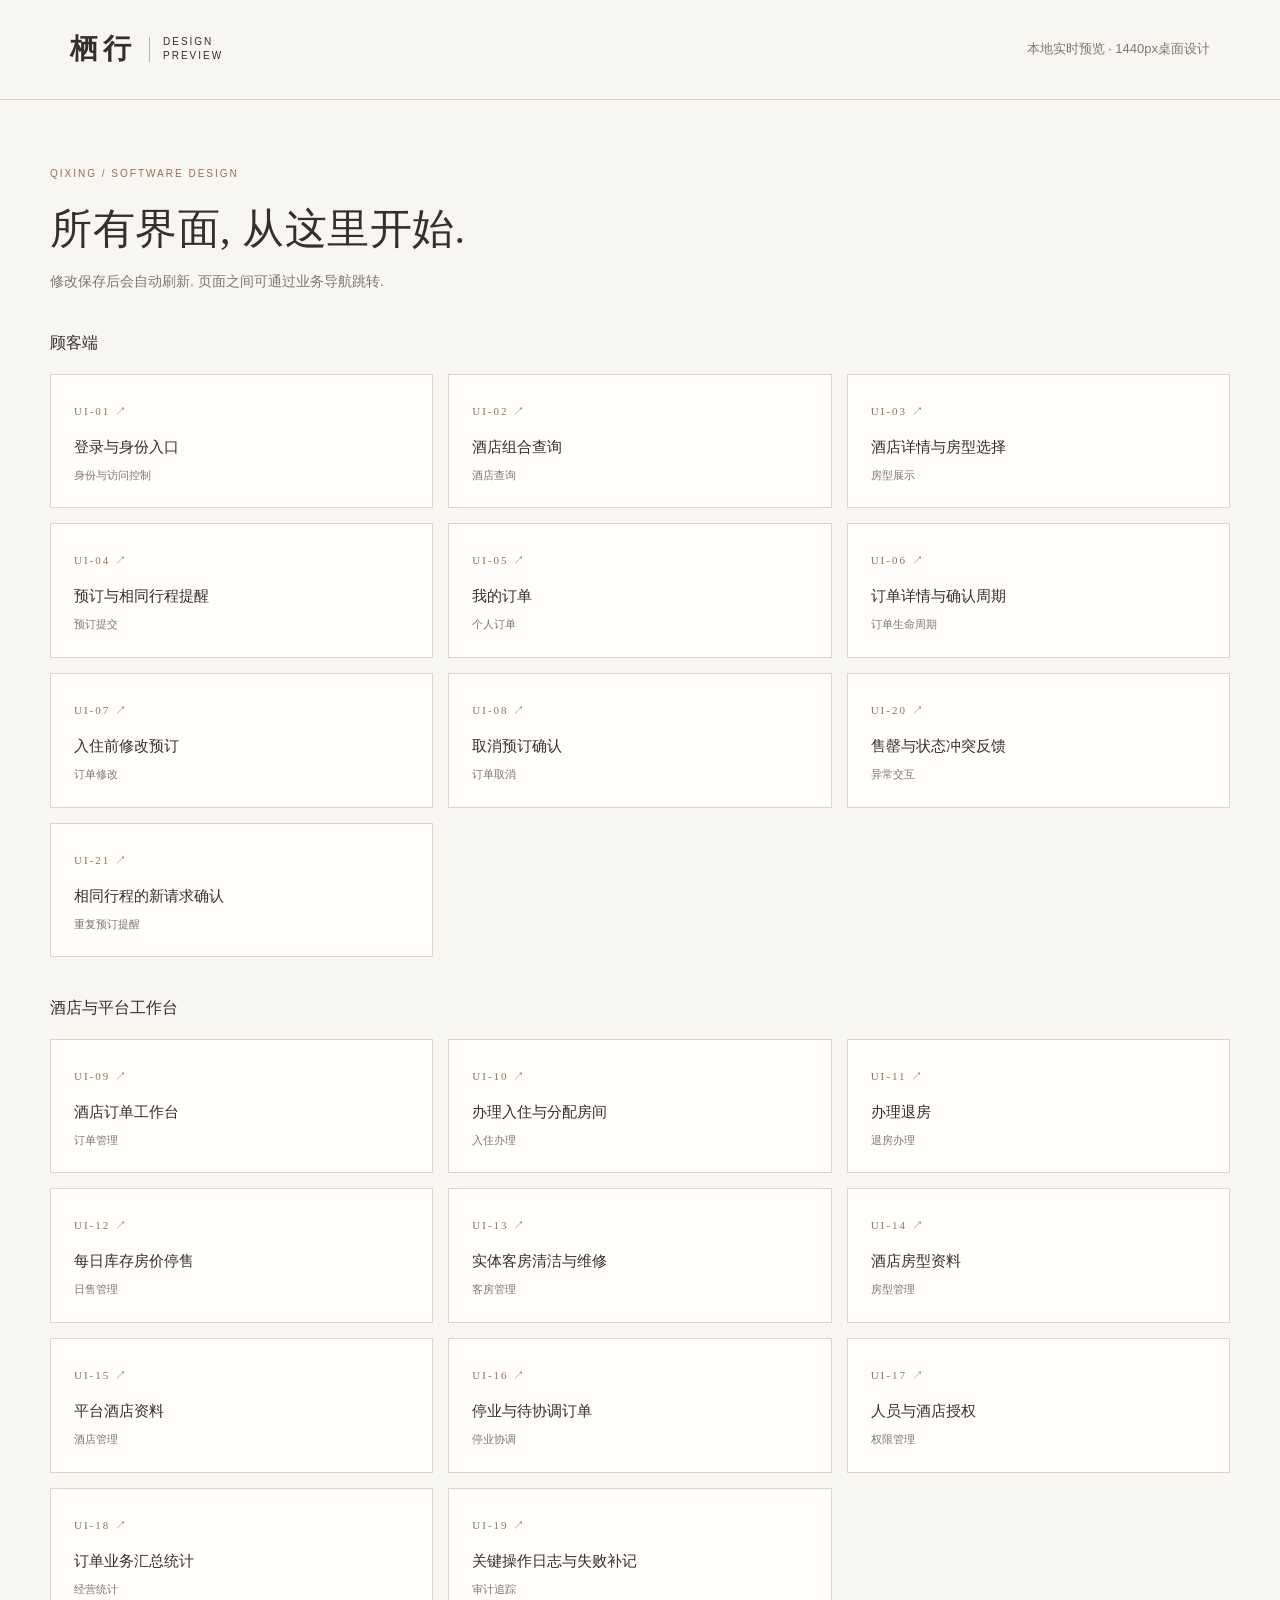
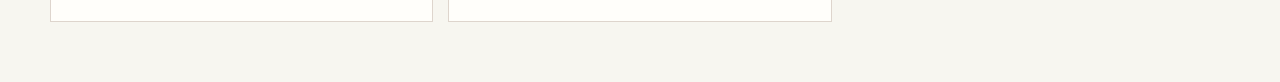
<file: design/index.html>
<!doctype html><html lang="zh-CN"><head><meta charset="utf-8"><title>栖行 · 设计预览</title><meta name="viewport" content="width=device-width,initial-scale=1"><link rel="stylesheet" href="ui.css"><style>main{max-width:1180px;margin:60px auto}.preview-grid{display:grid;grid-template-columns:repeat(3,1fr);gap:15px}.preview-item{background:var(--white);border:1px solid var(--line);padding:23px;transition:background .15s}.preview-item:hover{background:var(--soft)}.preview-item span{font:11px Georgia;color:#9a7051;letter-spacing:2px}.preview-item h3{font-size:15px;font-weight:500;margin:13px 0 8px}.preview-item p{font-size:11px;color:var(--muted);margin:0}.group-title{font-family:var(--font-heading);font-size:16px;font-weight:500;margin:38px 0 18px}</style><script src="screens.js"></script></head><body><header class="top"><a class="brand" href="/">栖行<span class="brand-line"></span><em>DESIGN<br>PREVIEW</em></a><span class="muted small">本地实时预览 · 1440px桌面设计</span></header><main><span class="eyebrow">QIXING / SOFTWARE DESIGN</span><h1 class="title" style="font-size:42px;margin-top:15px">所有界面, 从这里开始.</h1><p class="subtitle">修改保存后会自动刷新. 页面之间可通过业务导航跳转.</p><div id="directory"></div></main><script>Promise.resolve(window.screenCatalog).then(s=>{const groups=[['顾客端',s.filter(x=>Number(x.id.slice(3))<=8||x.id==='UI-20'||x.id==='UI-21')],['酒店与平台工作台',s.filter(x=>Number(x.id.slice(3))>=9&&Number(x.id.slice(3))<=19)]];document.querySelector('#directory').innerHTML=groups.map(([t,rows])=>`<h2 class="group-title">${t}</h2><div class="preview-grid">${rows.map(x=>`<a class="preview-item" href="ui.html?screen=${x.key}${x.query?'&'+x.query:''}"><span>${x.id} ↗</span><h3>${x.name}</h3><p>${x.module}</p></a>`).join('')}</div>`).join('')})</script></body></html>
</file>
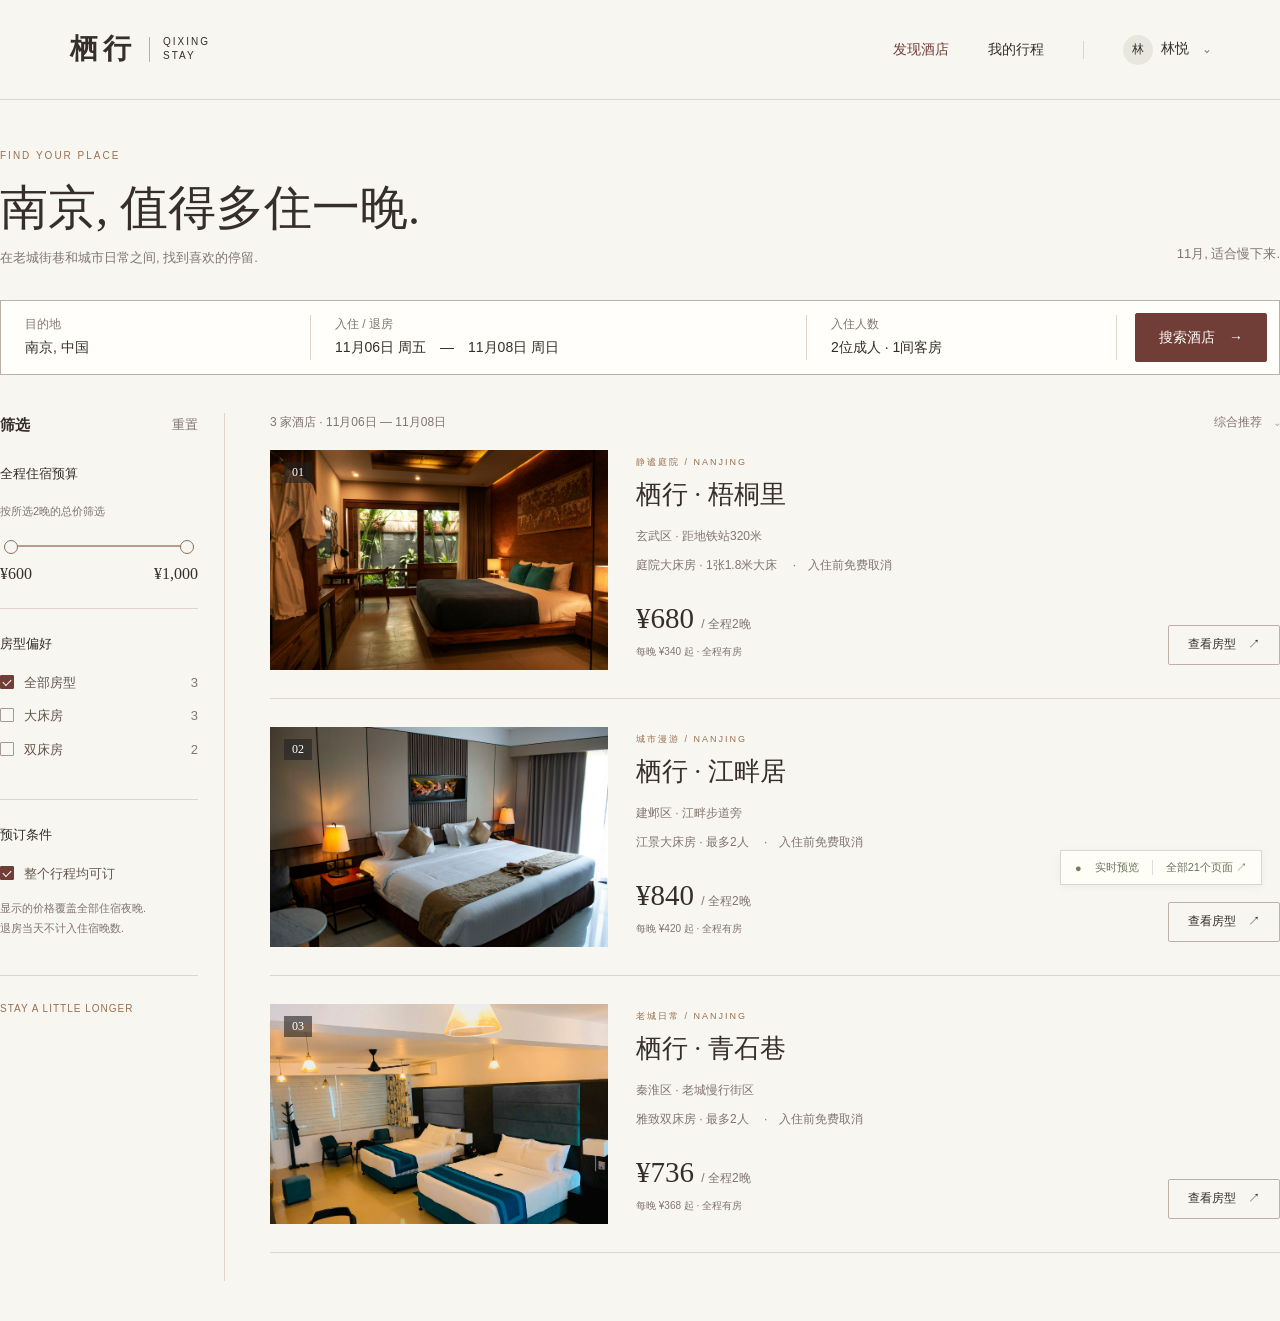
<file: design/ui.html>
<!doctype html><html lang="zh-CN"><head><meta charset="utf-8"><title>栖行 · 酒店预订系统</title><meta name="viewport" content="width=device-width, initial-scale=1"><link rel="stylesheet" href="ui.css"><script src="screens.js"></script></head><body><main id="app"></main><script>
const $=s=>document.querySelector(s);const route=s=>location.href='?screen='+s;
const link=(s,t,c='')=>`<a href="?screen=${s}" class="${c}">${t}</a>`;
const btn=(t,s='search',c='')=>link(s,t,'btn '+c);
const badge=(t,c='')=>`<span class="badge ${c}">${t}</span>`;
const field=(l,v)=>`<div class="field"><label>${l}</label><div class="fake">${v}</div></div>`;
const info=(a,b)=>`<div class="info-line"><span>${a}</span><strong>${b}</strong></div>`;
const notice=(t,c='')=>`<div class="notice ${c}">${t}</div>`;
const art=(variant=0)=>`<div class="hotel-art"><img src="assets/${['hotel-1.jpg','hotel-2.jpg','room-1.jpg','room-2.jpg','room-3.jpg'][variant%5]}" alt="客房设计示意"></div>`;
const heroArt=()=>`<div class="hero-art">${art()}</div>`;
function customerHeader(){const active=new URLSearchParams(location.search).get('screen');return `<header class="top"><a href="?screen=search" class="brand">栖行<span class="brand-line"></span><em>QIXING<br>STAY</em></a><nav class="links">${link('search','发现酒店',!['orders','order','modify','cancel'].includes(active)?'active':'')}${link('orders','我的行程',['orders','order','modify','cancel'].includes(active)?'active':'')}<span class="nav-sep"></span>${link('login','<span class="avatar">林</span>林悦　⌄')}</nav></header>`}
function customer(content){return customerHeader()+`<section class="customer">${content}</section>`}
const nav=[['desk','工作概览'],['desk','订单管理'],['inventory','日历与库存'],['rooms','实体客房'],['roomtypes','房型资料'],['closure','待协调订单'],['stats','业务统计']];
const adminNav=[['hotels','酒店资料'],['access','人员与授权'],['closure','停业与协调'],['stats','全平台统计'],['audit','操作日志']];
function navIcon(i){return `<svg viewBox="0 0 20 20" fill="none" stroke="currentColor" stroke-width="1.2"><rect x="3" y="3" width="14" height="14" rx="2"/>${i%3===0?'<path d="M3 8h14M8 8v9"/>':i%3===1?'<path d="M6 7h8M6 10h8M6 13h5"/>':'<path d="M7 1v4M13 1v4M3 7h14M7 11h1M11 11h1M7 14h1M11 14h1"/>'}</svg>`}function work(content,active='desk',platform=false){return `<div class="admin"><aside class="side"><div class="brand">栖行<span class="brand-line"></span><em>WORK<br>SPACE</em></div><div class="side-hotel"><span>${platform?'平台管理中心':'梧桐里 · 南京'}</span><span>⌄</span></div><div class="side-label">${platform?'平台管理':'酒店业务'}</div>${(platform?adminNav:nav.slice(1)).map(([s,t],i)=>link(s,navIcon(i)+t,active===s?'active':'')).join('')}<div class="bottom"><span class="avatar">${platform?'许':'陈'}</span>${platform?'许经理':'陈晓'}<p>${platform?'平台管理员':'酒店工作人员'} · 在线<br>${link('search','切换到顾客端 ↗')}</p></div></aside><section class="work"><header class="work-top"><span><span class="workspace-switch">${platform?'平台管理':'酒店工作台'}</span>　 /　${({'desk':'订单管理','inventory':'日历与库存','rooms':'实体客房','roomtypes':'房型资料','closure':'停业与协调','stats':'业务统计','access':'人员与授权','audit':'操作日志','hotels':'酒店资料'})[active]||'订单处理'}</span><span>2026年11月06日, 星期五　　◷ 10:20　　<span class="avatar">${platform?'许':'陈'}</span></span></header><div class="work-main">${content}</div></section></div>`}
function table(head,rows){return `<table><thead><tr>${head.map(x=>`<th>${x}</th>`).join('')}</tr></thead><tbody>${rows.map(r=>`<tr>${r.map(x=>`<td>${x}</td>`).join('')}</tr>`).join('')}</tbody></table>`}
const metrics=arr=>`<div class="stats">${arr.map(([t,v,h])=>`<div class="stat"><div class="muted small">${t}</div><div class="val mono">${v}</div><div class="hint">${h}</div></div>`).join('')}</div>`;
const pageHead=(title,sub,action='')=>`<div class="row between"><div><h1 class="title">${title}</h1><p class="subtitle">${sub}</p></div>${action}</div>`;
const summary=()=>`<aside class="panel summary-panel">${art()}<span class="eyebrow">YOUR STAY</span><h2>栖行 · 梧桐里</h2><p class="muted small">庭院大床房 · 1间</p><hr class="divider">${info('入住','11月06日, 周五')}${info('退房','11月08日, 周日')}${info('人数 / 晚数','2位成人 · 2晚')}<hr class="divider">${info('11月06日晚','¥340')}${info('11月07日晚','¥340')}<div class="total"><span class="small">全程金额</span><strong class="price">¥680</strong></div><p class="muted" style="font-size:10px;margin:18px 0 0">按本次提交时的房价保存订单金额.</p></aside>`;
const tabs=(active='全部')=>`<nav class="tabs">${['全部','待确认','已确认','已入住','已完成','已取消'].map(t=>link('orders',t,t===active?'active':'')).join('')}</nav>`;
const screens={};
screens.login=()=>`<div class="login"><section class="login-left"><div class="brand">栖行 <em>QIXING STAY</em></div><h1>每一程,<br>都有安心的落脚处.</h1><p>从一晚的房价, 到整个行程的安排,<br>清楚预订, 从容入住.</p>${heroArt()}</section><section class="login-right"><p class="gold small">WELCOME TO QIXING</p><h1 class="title">欢迎回来</h1><p class="subtitle">登录后查看和管理你的预订.</p><div class="tabs"><a class="active">顾客登录</a><a>酒店工作人员</a><a>平台管理员</a></div>${field('邮箱','linyue@example.com')}${field('密码','••••••••••••')}<div class="row between small muted"><span>☑ 记住此设备</span><a>忘记密码?</a></div><div style="margin-top:27px">${btn('登录并继续','search','wide')}</div><p class="small muted" style="text-align:center">还没有账号? <a class="action">注册顾客账号</a></p><hr class="divider"><p class="muted small">工作人员和管理员使用已分配的账号登录.</p></section></div>`;
screens.search=()=>customer(`<div class="hero"><p class="gold small">A STAY TO REMEMBER</p><h1>在南京, 找一处喜欢的停留.</h1><p>按整个住宿区间查看可订房型, 行程安排更清楚.</p>${heroArt()}</div><div class="searchbar">${field('目的地','南京')}${field('入住 / 退房','2026-11-06　→　2026-11-08')}${field('入住人数','2位成人 · 每单1间')}${btn('搜索酒店','search')}</div><div class="row">${['全部房型','大床房','双床房','¥600–¥1000 / 全程','可预订'].map((t,i)=>`<span class="pill ${i===0?'on':''}">${t}</span>`).join('')}</div><div class="list-head"><strong>为你找到 3 家可订酒店</strong><span class="muted small">按所选2晚总价筛选 · 综合推荐　⌄</span></div>${[['栖行 · 梧桐里','玄武区 · 距地铁站320米','安静庭院 / 近城墙 / 可取消','340'],['栖行 · 江畔居','建邺区 · 江边步道旁','江景房型 / 宽敞客房 / 可取消','420'],['栖行 · 青石巷','秦淮区 · 老城慢行街区','古城风貌 / 步行友好 / 可取消','368']].map((r,i)=>`<article class="hotel-card">${art(i%2)}<div class="hotel-info"><h2>${r[0]}</h2>${badge('全程有房')}<p>${r[1]}</p><p>${r[2]}</p><p>11月06日–11月08日 · 2晚 · 2人</p></div><div class="hotel-price"><div><div class="price">¥${Number(r[3])*2}<small> / 全程2晚</small></div><div class="small muted">每晚 ¥${r[3]} 起</div></div>${btn('查看房型','hotel','secondary')}</div></article>`).join('')}`);
screens.hotel=()=>customer(`<div class="crumb">南京酒店 / 栖行 · 梧桐里</div><div class="row between"><div><h1 class="title">栖行 · 梧桐里</h1><p class="subtitle">南京市玄武区梧桐路18号　 ·　近地铁 / 安静庭院</p></div><span class="pill">2026-11-06 → 11-08 · 2晚 · 2人</span></div><div class="detail-hero">${art()}${art(1)}</div><div class="panel"><div class="row between"><h2 class="section">选择适合你的房型</h2><span class="small muted">价格按所选日期展示</span></div>${[['庭院大床房','1张1.8米大床 · 最多2人','340','全程余1间'],['雅致双床房','2张1.2米单床 · 最多2人','380','全程余3间']].map(r=>`<div class="room-row"><div><h3>${r[0]}</h3><span class="muted small">${r[1]}</span></div><div><span class="badge">入住前可取消 · 费用0</span><p class="small muted">独立卫浴 / 无烟客房</p></div><div><span class="price">¥${Number(r[2])*2}<small> / 全程2晚</small></span><p class="small gold">${r[3]}</p></div>${btn('预订','booking')}</div>`).join('')}</div>${notice('可订结果覆盖入住日到退房前一天. 提交时会再次检查每晚库存与停售状态.')}`);
screens.booking=()=>customer(`<div class="crumb">酒店详情 / 填写预订</div><h1 class="title">确认你的入住安排</h1><div class="steps"><span class="active"><i>1</i>填写预订</span><span>──</span><span><i>2</i>酒店确认</span><span>──</span><span><i>3</i>到店入住</span></div><div class="split"><div><section class="panel"><h2 class="section">入住人信息</h2><div class="form-grid">${field('入住人姓名 *','林悦')}${field('联系邮箱 *','linyue@example.com')}</div><p class="small muted">请核对入住人, 以便到店办理入住.</p><hr class="divider"><h2 class="section">预订政策</h2>${info('确认方式','酒店工作人员确认')}${info('等待期限','本次提交成功后30分钟')}${info('取消政策','实际办理入住前可取消, 费用0')}${new URLSearchParams(location.search).get("variant")==="duplicate"?`<div class="notice amber"><strong>发现相同行程</strong><br>你已有一笔相同酒店、房型及日期的预订. 如果确实需要第二间房, 可以继续创建; 原订单不会被覆盖.<p><a class="action" href="?screen=order">查看已有订单 QX261102009 →</a></p></div><label class="small">☑ 我已核对行程, 确认需要继续预订.</label>`:""}</section><div class="footer-actions">${btn('返回修改','hotel','secondary')}${btn(new URLSearchParams(location.search).get('variant')==='duplicate'?'确认继续创建新订单':'提交预订','order')}</div></div>${summary()}</div>`);
screens.orders=()=>customer(`${pageHead('我的订单','每段行程, 都在这里.')} ${tabs()}${[['QX261106001','栖行 · 梧桐里','11月06日 → 11月08日','待确认','680','amber'],['QX261102018','栖行 · 江畔居','11月12日 → 11月14日','已确认','840',''],['QX261028009','栖行 · 青石巷','10月28日 → 10月30日','已完成','736','gray']].map((r,i)=>`<section class="panel" style="margin-bottom:20px"><div class="row between"><span class="muted small">订单 ${r[0]}</span>${badge(r[3],r[5])}</div><hr class="divider"><div class="row">${art(i%2)}<div class="grow"><h2 class="section">${r[1]}</h2><p>${r[2]}　2晚 · 1间</p><p class="muted small">${i===0?'等待酒店确认 · 剩余 29:59':'庭院大床房 · 林悦'}</p></div><div style="text-align:right"><div class="price">¥${r[4]}</div><p>${btn('查看订单','order','secondary')}</p></div></div></section>`).join('')}`);
screens.order=()=>customer(`<div class="crumb">我的订单 / QX261106001</div><div class="split"><div><div class="panel"><div class="row between"><div><h1 class="title">预订已提交, 等待酒店确认</h1><p class="muted">订单 QX261106001</p></div>${badge('待确认','amber')}</div><div class="notice"><strong>本轮确认剩余 29:59</strong><br>超过30分钟仍未确认, 订单会自动取消并释放名额.</div><div class="timeline"><div class="on">提交成功<span>11月06日 10:20</span></div><div>酒店确认<span>等待处理</span></div><div>到店入住<span>11月06日</span></div><div>退房完成<span>11月08日</span></div></div></div><div class="panel"><h2 class="section">订单信息</h2>${info('入住人','林悦')}${info('联系邮箱','linyue@example.com')}${info('创建时间','2026-11-06 10:20:00')}${info('当前确认周期','2026-11-06 10:20:00 起')}<hr class="divider"><div class="row between"><span class="small muted">实际办理入住前可修改或取消.</span><div>${btn('修改预订','modify','secondary')} ${btn('取消订单','cancel','secondary')}</div></div></div><div class="notice amber">如果网络中断后重复提交, 请先查看本订单. 同一次提交不会产生第二笔订单.</div></div>${summary()}</div>`);
screens.modify=()=>customer(`<div class="crumb">我的订单 / 修改预订</div>${pageHead('调整行程','订单 QX261106001 · 当前状态: 已确认')}<div class="split"><div><div class="panel"><h2 class="section">新的入住安排</h2><div class="form-grid">${field('入住日期 *','2026-11-07')}${field('退房日期 *','2026-11-09')}${field('房型 *','庭院大床房')}${field('入住人 *','林悦')}</div><hr class="divider"><h2 class="section">修改前后对照</h2>${table(['','原预订','新预订'],[['入住 / 退房','11月06日 / 11月08日','11月07日 / 11月09日'],['住宿晚数','2晚','2晚'],['保存金额','¥680','¥740'],['订单状态','已确认','重新进入待确认']])}${notice('修改成功后, 酒店需重新确认, 从本次修改成功时重新计时30分钟. 修改失败则保留原订单和原行程.','amber')}</div><div class="footer-actions">${btn('保留原预订','order','secondary')}${btn('确认修改 · ¥740','order')}</div></div><div class="panel"><h2 class="section">新行程费用</h2>${info('11月07日晚','¥360')}${info('11月08日晚','¥380')}<div class="total"><span>新订单金额</span><span class="price">¥740</span></div><p class="small muted">改期或换房型按修改时房价重新计价.</p><hr class="divider"><p class="callout">整段行程都校验成功后才替换原预订, 不会只改成功其中一晚.</p></div></div>`);
screens.cancel=()=>customer(`<div class="crumb">我的订单 / 取消预订</div><div class="modal"><span class="badge amber">请确认</span><h1 style="margin-top:17px">确定取消这次预订?</h1><p class="muted">取消后原订单将保留, 但不能恢复. 如需再次入住, 请重新预订.</p><hr class="divider">${info('酒店 / 房型','栖行 · 梧桐里 / 庭院大床房')}${info('住宿日期','11月06日 → 11月08日 · 2晚')}${info('当前状态','已确认')}${info('取消费用','¥0')}<div class="notice">尚未实际办理入住, 本订单可以取消. 各晚占用将一并释放.</div><div class="footer-actions">${btn('保留预订','order','secondary')}${btn('确认取消','orders')}</div><p class="small muted" style="margin-top:24px">若酒店已完成入住办理, 将无法取消, 请联系前台处理后续住宿安排.</p></div>`);
screens.desk=()=>work(`${pageHead('订单管理','仅显示你获授权酒店的订单.',btn('办理入住','checkin'))}${metrics([['待确认','12','2笔临近确认期限'],['今日计划入住','18','已办理 11 笔'],['当前入住','32','以实际入住状态统计'],['待协调','3','临时停业相关']])}<div class="panel"><div class="filters">${field('下单日期','2026-11-06 → 11-06')}${field('当前状态','全部状态')}${field('订单 / 入住人','搜索订单号或姓名')}${btn('查询','desk','secondary')}</div>${table(['订单号 / 入住人','住宿日期','保存金额','当前状态','确认期限','操作'],[['QX261106001<br><span class="muted">林悦</span>','11/06 → 11/08','¥680',badge('待确认','amber'),'剩余 29:59',`<a class="action" href="?screen=order">查看</a>　<a class="action">确认</a>`],['QX261106002<br><span class="muted">周远</span>','11/06 → 11/08','¥680',badge('已确认'),'-',link('checkin','办理入住','action')],['QX261106003<br><span class="muted">陈琳</span>','11/06 → 11/07','¥380',badge('已入住'),'-',link('checkout','办理退房','action')],['QX261106004<br><span class="muted">李晴</span>','11/06 → 11/08','¥680',badge('已取消','gray'),'已超时',`<span class="muted">查看记录</span>`]])}<div class="range-label">筛选按订单首次创建日期和当前状态计算, 改期不改变原创建日期.</div></div>`,'desk');
screens.checkin=()=>work(`${pageHead('办理入住','订单 QX261106002 · 当前状态: 已确认')}<div class="split" style="grid-template-columns:1fr 330px"><div class="panel"><h2 class="section">选择可用客房</h2><div class="notice">仅可分配所属酒店、匹配房型且当前空闲的实体客房.</div><div class="room-board" style="grid-template-columns:repeat(3,1fr)">${[['301','空闲','free'],['302','待清洁','clean'],['303','维修中','repair'],['305','空闲','free'],['306','已入住','used'],['307','空闲','free']].map(r=>`<div class="room-tile ${r[2]}"><strong>${r[0]}</strong><p>庭院大床房</p>${badge(r[1],r[2]==='free'?'':'gray')}</div>`).join('')}</div><div class="footer-actions"><span class="muted small">已选择 301 房</span>${btn('确认办理入住','rooms')}</div></div><div class="panel"><h2 class="section">核对订单</h2>${info('入住人','周远')}${info('房型','庭院大床房')}${info('入住 / 退房','11月06日 / 11月08日')}${info('分配房间','301')}<hr class="divider"><p class="small muted">办理成功后订单变为已入住, 客房变为已入住. 此后顾客不能再普通修改或取消.</p></div></div>`,'desk');
screens.checkout=()=>work(`${pageHead('办理退房','订单 QX261106003 · 当前状态: 已入住')}<div class="panel"><div class="grid2"><div><h2 class="section">核对住宿记录</h2>${info('入住人','陈琳')}${info('实体客房','306 · 雅致双床房')}${info('实际入住','2026-11-06 09:30')}${info('保存金额','¥380')}</div><div><h2 class="section">退房后的状态</h2><div class="notice"><strong>订单 → 已完成</strong><br>保留订单及成交金额, 纳入已完成订单统计.</div><div class="notice amber"><strong>306 房 → 待清洁</strong><br>完成清洁后才能恢复空闲, 本次退房不会直接让房间可分配.</div></div></div><hr class="divider"><div class="footer-actions">${btn('返回订单','desk','secondary')}${btn('确认退房并标记待清洁','rooms')}</div></div>`,'desk');
screens.inventory=()=>work(`${pageHead('每日库存与房价','庭院大床房 · 按住宿日维护, 原订单价格不随日常调价变化.',btn('批量维护','inventory'))}<div class="panel"><div class="row between"><h2 class="section">2026年11月</h2><span class="small muted">房型: 庭院大床房　⌄</span></div>${table(['住宿日','库存总量','已占用','可售余量','当日价格','售卖状态','操作'],[['11月06日 周五','10','8','2','¥340',badge('在售'),'<span class="action">维护</span>'],['11月07日 周六','10','9','1','¥360',badge('在售'),'<span class="action">维护</span>'],['11月08日 周日','10','6','4','¥380',badge('在售'),'<span class="action">维护</span>'],['11月09日 周一','10','4','6','¥320',badge('停售','amber'),'<span class="action">维护</span>'],['11月10日 周二','10','3','7','¥320',badge('在售'),'<span class="action">维护</span>']])}</div><div class="panel"><h2 class="section">维护11月07日</h2><div class="form-grid">${field('库存总量 *','8')}${field('当日价格 *','¥360')}</div>${notice('无法保存: 当日已有9间被有效订单占用, 库存总量至少应为9间. 原数据尚未修改.','red')}<div class="row between"><label class="small">☐ 将该日设为停售</label><button disabled>保存变更</button></div></div>`,'inventory');
screens.rooms=()=>work(`${pageHead('实体客房','房间状态和房型日库存分别管理, 维修变更需核对受影响日期.',btn('登记维修','rooms'))}<div class="row small" style="margin:22px 0"><span class="pill on">全部 24</span><span class="pill">空闲 8</span><span class="pill">已入住 12</span><span class="pill">待清洁 3</span><span class="pill">维修中 1</span></div><div class="room-board">${[['301','已入住','used'],['302','待清洁','clean'],['303','维修中','repair'],['305','空闲','free'],['306','待清洁','clean'],['307','空闲','free'],['308','已入住','used'],['309','已入住','used']].map(r=>`<div class="room-tile ${r[2]}"><div class="row between"><strong>${r[0]}</strong>${badge(r[1],r[2]==='repair'?'red':r[2]==='clean'?'amber':'')}</div><p>${r[0]==="306"?"雅致双床房":"庭院大床房"} · 3层</p>${r[2]==='clean'?'<a class="action">确认清洁完成</a>':r[2]==='repair'?'<a class="action">查看维修日期</a>':'<span class="small muted">查看房间记录</span>'}</div>`).join('')}</div><div class="panel" style="margin-top:22px"><h2 class="section">303 房维修计划</h2><div class="row"><span class="pill">11月06日 → 11月08日</span><span class="muted small">对应日期的可售库存需同步维护.</span></div>${notice('供应减少与已有占用冲突时保留原订单, 不强行降低库存总量. 请先协调受影响安排.','amber')}<div class="footer-actions"><button class="secondary">维修结束并确认可用</button></div></div>`,'rooms');
screens.roomtypes=()=>work(`${pageHead('房型资料','维护当前酒店的房型与实体客房归属.',btn('新增房型','roomtypes'))}<div class="panel">${table(['房型','床型 / 人数','实体客房','日售维护','操作'],[['庭院大床房','1张大床 / 最多2人','12间',link('inventory','日库存与房价','action'),'<span class="action">编辑</span>'],['雅致双床房','2张单床 / 最多2人','12间',link('inventory','日库存与房价','action'),'<span class="action">编辑</span>']])}</div><div class="panel"><h2 class="section">编辑房型 · 庭院大床房</h2><div class="form-grid">${field('所属酒店','栖行 · 梧桐里')}${field('房型名称 *','庭院大床房')}${field('床型说明','1张1.8米大床')}${field('最大入住人数 *','2人')}</div>${field('房型简介','面向庭院的安静客房, 独立卫浴, 无烟环境.')}<div class="footer-actions"><button class="secondary">放弃修改</button><button>保存房型</button></div></div>`,'roomtypes');
screens.hotels=()=>work(`${pageHead('酒店资料','平台酒店名录与营业状态, 房型由获授权酒店工作人员维护.',btn('登记酒店','hotels'))}<div class="panel"><div class="filters">${field('城市','南京')}${field('营业状态','全部')}${field('酒店名称','搜索酒店')}${btn('查询','hotels','secondary')}</div>${table(['酒店编号 / 名称','城市 / 地址','房型','营业状态','操作'],[['H001<br>栖行 · 梧桐里','南京 / 玄武区梧桐路18号','2种',badge('正常营业'),'<span class="action">编辑资料</span>'],['H002<br>栖行 · 江畔居','南京 / 建邺区江畔路8号','3种',badge('正常营业'),'<span class="action">编辑资料</span>'],['H003<br>栖行 · 青石巷','南京 / 秦淮区青石巷6号','2种',badge('临时停业','amber'),link('closure','查看待协调订单','action')]])}</div><div class="panel"><h2 class="section">酒店资料</h2><div class="form-grid">${field('酒店名称 *','栖行 · 梧桐里')}${field('城市 *','南京')}${field('地址 *','玄武区梧桐路18号')}${field('联系电话','025-0000-0000')}</div><div class="footer-actions"><button>保存酒店资料</button></div></div>`,'hotels',true);
screens.closure=()=>work(`${pageHead('临时停业与待协调订单','原订单状态保持不变, 待协调是单独标记.')}<div class="panel"><div class="row between"><div><h2 class="section">栖行 · 青石巷</h2><span class="muted small">酒店已临时停业, 暂停接受新订单.</span></div>${badge('临时停业','amber')}</div>${notice('当前有3笔未完成订单需要协调. 原订单和价格保留, 不会自动删除或取消.','amber')}</div><div class="panel">${table(['订单 / 入住人','住宿日期','订单状态','协调标记','操作'],[['QX261105017 / 赵宁','11/07 → 11/09',badge('已确认'),badge('待协调','amber'),'<span class="action">查看并登记处理</span>'],['QX261106023 / 王珂','11/08 → 11/10',badge('待确认','amber'),badge('待协调','amber'),'<span class="action">查看并登记处理</span>'],['QX261104012 / 李明','11/06 → 11/08',badge('已入住'),badge('待协调','amber'),'<span class="action">查看并登记处理</span>']])}<hr class="divider"><p class="small muted">待确认订单仍按当前30分钟确认周期处理. 协调标记不会暂停计时, 也不会覆盖订单状态.</p></div>`,'closure',true);
screens.access=()=>work(`${pageHead('人员与酒店授权','按角色和酒店范围授予权限, 每次受保护操作重新检查.',btn('配置授权','access'))}<div class="panel">${table(['人员','角色','授权酒店','状态','操作'],[['陈晓<br><span class="muted">staff-01</span>','酒店工作人员','梧桐里',badge('有效'),'<span class="action">调整授权</span>'],['许经理<br><span class="muted">admin-01</span>','平台管理员','平台级',badge('有效'),'<span class="action">查看权限</span>'],['周宁<br><span class="muted">staff-02</span>','酒店工作人员','江畔居',badge('有效'),'<span class="action">调整授权</span>']])}</div><div class="panel"><h2 class="section">配置陈晓的酒店范围</h2><p class="muted small">角色: 酒店工作人员</p><div class="row"><span class="pill on">☑ 梧桐里</span><span class="pill">☐ 江畔居</span><span class="pill">☐ 青石巷</span></div><hr class="divider"><p class="callout">工作人员只可处理授权酒店的数据. 变更会留下修改前后范围与操作结果, 顾客不能访问此页面.</p><div class="footer-actions"><button class="secondary">取消</button><button>保存授权</button></div></div>`,'access',true);
screens.stats=()=>work(`${pageHead('订单业务统计','按订单首次创建日期选取同一批订单, 再按当前状态汇总.')}<div class="panel"><div class="filters">${field('统计酒店','全部酒店')}${field('下单日期','2026-11-06 → 2026-11-06')}${btn('更新统计','stats')}</div><p class="small muted">日期均为UTC+8自然日, 含起止日. 改期不改变订单首次创建日期.</p></div>${metrics([['订单总数','128','按所选下单日期'],['当前已取消','16','包含超时取消'],['当前已完成金额','¥23,460','仅合计已完成订单保存金额'],['当前已完成','62','辅助核对金额明细']])}<div class="grid2"><div class="panel"><h2 class="section">各酒店订单数量</h2>${[['梧桐里',58,100],['江畔居',43,74],['青石巷',27,47]].map(r=>`<div class="row between small"><span>${r[0]}</span><strong>${r[1]}笔</strong></div><div class="bar"><div style="width:${r[2]}%"></div></div>`).join('')}</div><div class="panel"><h2 class="section">金额统计口径</h2>${info('纳入','本批订单当前已完成')}${info('金额','订单保存的成交金额')}${info('排除','已取消及其他未完成订单')}<hr class="divider"><p class="small muted">入住或完成日期在范围内, 但创建日期在范围外的订单不纳入. 此处不是收款或资金结算报表.</p></div></div>`,'stats',true);
screens.audit=()=>work(`${pageHead('关键操作日志','成功变更、失败尝试与补记结果均可追溯.')}<div class="panel"><div class="filters">${field('操作时间','11/06 00:00 → 11/07 00:00(不含)')}${field('操作对象','全部对象')}${field('结果','全部')}${btn('查询日志','audit','secondary')}</div>${table(['时间 / 操作人','对象','动作','结果','详情'],[['10:32:15 / 陈晓','库存: 大床房 · 11/07','总量 10 → 8',badge('拒绝','red'),'<span class="action">查看前后内容</span>'],['10:31:09 / 陈晓','订单 QX261106002','已确认 → 已入住',badge('成功'),'<span class="action">查看前后内容</span>'],['10:30:01 / 系统','订单 QX261106004','待确认 → 已取消',badge('超时取消','gray'),'<span class="action">查看版本与期限</span>'],['10:29:48 / 许经理','人员 staff-01','酒店授权变更',badge('成功'),'<span class="action">查看授权范围</span>']])}</div><div class="panel"><h2 class="section">失败尝试详情</h2>${info('操作对象','大床房 · 2026-11-07')}${info('提交的总量','8')}${info('实际变更前 / 后','10 / 10')}${info('拒绝原因','低于当日已占用数量9')}<div class="notice amber">1条失败记录等待补记. 业务已拒绝且未改变库存; 日志存储恢复后会补记一次.</div></div>`,'audit',true);
screens.conflict=()=>customer(`<div class="crumb">提交预订 / 库存已变化</div><div class="split"><div><div class="panel empty"><div class="icon-box">⌂</div><h1 class="title">这段行程暂时没有房了</h1><p class="muted">11月07日晚的庭院大床房刚刚订满.<br>本次预订未成功, 其他日期也没有被占用.</p><div style="margin:25px 0">${btn('换一个房型','hotel')}　${btn('调整住宿日期','search','secondary')}</div></div><div class="state-grid" style="margin-top:20px"><div class="panel"><h2 class="section">没有符合条件的酒店</h2><p class="muted small">可减少筛选条件或更换日期. 不将缺少某一晚库存的房型显示为可订.</p>${btn('重新搜索','search','secondary')}</div><div class="panel"><h2 class="section">订单当前不能取消</h2><p class="muted small">酒店刚刚完成了入住办理, 取消未生效. 当前状态: 已入住.</p>${btn('查看最新订单','order','secondary')}</div><div class="panel"><h2 class="section">无法访问这笔订单</h2><p class="muted small">你没有查看此订单的权限. 页面不展示入住人、联系方式或其他订单信息.</p>${btn('返回我的订单','orders','secondary')}</div></div></div>${summary()}</div>`);
</script><script src="redesign.js"></script><script>
const key=new URLSearchParams(location.search).get('screen')||'search';document.getElementById('app').innerHTML=(screens[key]||screens.search)();document.documentElement.dataset.screen=key;if(key==='board'){document.body.style.width='1440px';document.getElementById('app').innerHTML='<div id="design-board"></div>';Promise.resolve(window.screenCatalog).then(all=>{document.getElementById('design-board').innerHTML=all.map(x=>{const old=history.state;history.replaceState(null,'','?screen='+x.key+(x.query?'&'+x.query:'')+'&capture=1'+location.hash);const html=screens[x.key]();return '<section class="capture-screen" id="'+x.id+'" style="width:1440px;min-height:1000px;position:relative;overflow:hidden;margin-bottom:100px;background:#f7f6f0">'+html+'</section>'}).join('');history.replaceState(null,'','?screen=board&capture=1'+location.hash)})}document.getElementById('app').innerHTML=document.getElementById('app').innerHTML.replaceAll('☑','<svg width="16" height="16" viewBox="0 0 16 16" style="vertical-align:middle;margin-right:6px"><rect x="1" y="1" width="14" height="14" rx="3" fill="var(--primary)"/><path d="M4 8l3 3 5-6" stroke="white" fill="none" stroke-width="1.5"/></svg>').replaceAll('☐','<svg width="16" height="16" viewBox="0 0 16 16" style="vertical-align:middle;margin-right:6px"><rect x="1" y="1" width="14" height="14" rx="3" fill="white" stroke="#b59e8f"/></svg>');
</script><script src="preview.js"></script></body></html>
</file>
<file: design/ui.css>
:root{--ink:#352e2b;--primary:#713e37;--muted:#82756f;--line:#ded5cd;--bg:#f7f6f0;--white:#fffefa;--gold:#9a7051;--soft:#f1e8e3;--amber:#f7efdd;--red:#aa403e;--font-body:"Noto Sans SC","Microsoft YaHei",sans-serif;--font-heading:"Noto Serif CJK SC",serif}
*{box-sizing:border-box}body{margin:0;color:var(--ink);background:var(--bg);font:15px/1.6 var(--font-body)}a{color:inherit;text-decoration:none}button,input,select{font:inherit}button,a.btn{cursor:pointer;border:1px solid var(--primary);border-radius:2px;padding:12px 23px;background:var(--primary);color:#fffefa;font-size:14px;font-weight:500;display:inline-block;white-space:nowrap}button.secondary,a.secondary{background:transparent;color:var(--ink);border:1px solid #bdb0a6}button.danger{background:var(--red)}button:disabled{background:#e9e1da;color:#94857d;border-color:#e9e1da;cursor:default}.small{font-size:13px}.muted{color:var(--muted)}.mono{font-variant-numeric:tabular-nums}.serif{font-family:var(--font-heading);font-weight:500}.brand{font-family:var(--font-heading);font-size:28px;letter-spacing:5px;font-weight:650;display:flex;align-items:center;gap:13px}.brand em{font-family:var(--font-body);font-size:10px;font-style:normal;letter-spacing:2px;line-height:1.45;font-weight:500}.brand-line{width:1px;height:25px;background:currentColor;opacity:.35}.top{height:100px;border-bottom:1px solid var(--line);display:flex;align-items:center;justify-content:space-between;padding:0 70px;background:var(--bg)}.links{display:flex;align-items:center;gap:39px;font-size:14px}.links .active{color:var(--primary)}.links .nav-sep{height:18px;width:1px;background:var(--line)}.avatar{display:inline-flex;width:30px;height:30px;align-items:center;justify-content:center;background:#e8e7de;border-radius:50%;font-size:12px;margin-right:8px}.customer{max-width:1300px;margin:32px auto 0;padding-bottom:40px}.crumb{font-size:12px;color:var(--muted);margin-bottom:26px}.row{display:flex;gap:22px;align-items:center}.between{justify-content:space-between}.grow{flex:1}.grid2{display:grid;grid-template-columns:1fr 1fr;gap:30px}.split{display:grid;grid-template-columns:minmax(0,1fr) 350px;gap:50px;align-items:start}.panel{background:var(--white);border:1px solid var(--line);border-radius:0;padding:28px}.panel+.panel{margin-top:24px}.title{font-family:var(--font-heading);font-size:34px;font-weight:500;line-height:1.45;letter-spacing:.5px;margin:0 0 10px}.subtitle{color:var(--muted);font-size:14px;margin:0 0 28px}.section{font-size:18px;font-weight:550;margin:0 0 20px}.badge{font-size:11px;font-weight:500;background:#f1e6e1;color:#713e37;padding:3px 8px;border-radius:2px;white-space:nowrap;display:inline-block}.badge.amber{background:var(--amber);color:#946a2d}.badge.red{background:#f7e7e3;color:#a14f45}.badge.gray{background:#efefe9;color:#82756f}.price{font-family:Georgia,'Noto Serif CJK SC',serif;font-size:33px;font-weight:500;color:var(--ink);line-height:1.2;white-space:nowrap}.price small{font-family:var(--font-body);font-size:12px;color:var(--muted);font-weight:400}.gold{color:var(--gold)}.field{margin-bottom:20px}.field label{display:block;font-size:12px;color:#82756f;margin-bottom:8px}.field input,.field select,.field .fake{width:100%;padding:12px 14px;border:1px solid #d4c6bd;border-radius:2px;color:var(--ink);background:transparent;min-height:46px;font-size:14px}.searchbar{display:grid;grid-template-columns:1fr 1.6fr 1fr auto;gap:0;border:1px solid #bdb0a6;margin:0 0 38px;align-items:center;background:var(--white);padding:0 12px 0 0}.searchbar .field{margin:14px 0;border-right:1px solid var(--line);padding:0 24px}.searchbar .field label{margin:0}.searchbar .fake{border:0;padding:2px 0;min-height:26px}.searchbar .btn{margin-left:18px;min-width:120px}.pill{display:inline-flex;align-items:center;background:transparent;border:1px solid #ded5cd;border-radius:2px;padding:7px 12px;font-size:12px;margin-right:7px}.pill.on{background:#f1e8e3;color:var(--ink);border-color:#a38477}.divider{border:0;border-top:1px solid var(--line);margin:25px 0}.notice{border:0;border-left:3px solid #ac7d70;background:#f4eee8;color:#75534a;border-radius:0;padding:14px 18px;font-size:13px;margin:20px 0}.notice.amber{background:#f9f1e2;color:#8d6a34;border-color:#bc965b}.notice.red{background:#fbefeb;color:#a25145;border-color:#ae6050}.info-line{display:flex;justify-content:space-between;gap:20px;margin:15px 0;font-size:13px}.info-line span:first-child{color:var(--muted)}.info-line strong{font-weight:500;text-align:right}.steps{display:flex;gap:20px;margin:24px 0 32px;color:#a99a91;font-size:13px}.steps .active{color:var(--primary)}.steps i{font-family:Georgia,serif;font-style:normal;font-size:18px;margin-right:10px}.tabs{display:flex;gap:30px;border-bottom:1px solid var(--line);margin-bottom:25px;font-size:13px}.tabs a{padding:12px 0}.tabs .active{color:var(--primary);border-bottom:2px solid var(--primary);font-weight:550}.footer-actions{display:flex;align-items:center;justify-content:flex-end;gap:13px;margin-top:28px}.form-grid{display:grid;grid-template-columns:1fr 1fr;gap:0 22px}.action{color:var(--primary);font-size:13px}.total{display:flex;justify-content:space-between;align-items:center;border-top:1px solid var(--line);padding-top:22px;margin-top:20px}.hotel-art{overflow:hidden;width:230px;height:170px;flex:none;background:#e7e4d6}.hotel-art img,.photo{display:block;width:100%;height:100%;object-fit:cover}.panel>.hotel-art{width:calc(100% + 56px);height:195px;margin:-28px -28px 26px}.summary-panel .eyebrow{margin-bottom:8px}.summary-panel h2{font-family:var(--font-heading);font-weight:500;font-size:23px;margin:0}.summary-panel .info-line{font-size:12px}.summary-panel .price{font-size:31px}.eyebrow{font-size:10px;letter-spacing:2px;text-transform:uppercase;color:var(--gold)}.endnote{font-size:11px;color:#95857c;letter-spacing:1px;margin-top:36px;padding-top:18px;border-top:1px solid var(--line);display:flex;justify-content:space-between}.title-row{display:flex;align-items:end;justify-content:space-between;margin:42px 0 31px}.title-row h1{font-family:var(--font-heading);font-size:48px;font-weight:500;margin:0;line-height:1.25}.title-row p{margin:10px 0 0;font-size:13px;color:var(--muted)}.search-layout{display:grid;grid-template-columns:225px 1fr;gap:45px}.search-filters{padding-right:26px;border-right:1px solid var(--line)}.filter-block{border-bottom:1px solid var(--line);padding:0 0 25px;margin:0 0 25px}.filter-block h3{font-size:13px;font-weight:550;margin:0 0 18px}.filter-option{display:flex;justify-content:space-between;align-items:center;font-size:13px;margin:13px 0;color:#65564d}.check{display:inline-block;width:14px;height:14px;border:1px solid #a99a91;border-radius:1px;margin-right:10px;vertical-align:-2px}.check.checked{background:var(--primary);border-color:var(--primary);position:relative}.check.checked:after{content:'';position:absolute;width:7px;height:4px;left:2px;top:3px;border-left:1px solid white;border-bottom:1px solid white;transform:rotate(-45deg)}.range-track{height:2px;background:#b59e8f;margin:24px 4px 18px;position:relative}.range-track:before,.range-track:after{content:'';position:absolute;top:-5px;width:12px;height:12px;border:1px solid #8c6f61;background:var(--bg);border-radius:50%}.range-track:after{right:0}.range-values{display:flex;justify-content:space-between;font:16px Georgia,serif}.list-head{display:flex;justify-content:space-between;font-size:12px;color:var(--muted);margin:0 0 17px}.hotel-card{display:grid;grid-template-columns:338px 1fr;gap:28px;margin-bottom:28px;padding-bottom:28px;border-bottom:1px solid var(--line)}.hotel-card .hotel-art{width:338px;height:220px}.hotel-info{padding:5px 0;display:flex;flex-direction:column;align-items:start}.hotel-info .eyebrow{margin-bottom:9px;font-size:9px}.hotel-info h2{font-family:var(--font-heading);font-size:26px;font-weight:500;margin:0 0 10px;line-height:1.3}.hotel-info p{font-size:12px;color:var(--muted);margin:5px 0}.hotel-card-bottom{width:100%;display:flex;align-items:end;justify-content:space-between;margin-top:auto;padding-top:18px}.hotel-card-bottom .price{font-size:29px}.hotel-card-bottom .btn{padding:9px 19px;font-size:12px}.hotel-number{position:absolute;left:14px;top:12px;color:white;font:12px Georgia,serif;background:#2229;padding:3px 8px}.hotel-card .hotel-art{position:relative}.hotel-gallery{height:340px;display:grid;grid-template-columns:1.55fr 1fr 1fr;gap:8px;margin:25px 0 36px}.hotel-gallery .hotel-art{width:100%;height:100%}.detail-layout{display:grid;grid-template-columns:1fr 315px;gap:55px}.room-choice{display:grid;grid-template-columns:164px 1fr auto;gap:24px;padding:23px 0;border-top:1px solid var(--line);align-items:center}.room-choice .hotel-art{width:164px;height:125px}.room-choice h3{font-family:var(--font-heading);font-size:21px;font-weight:500;margin:0 0 8px}.room-choice p{font-size:12px;color:var(--muted);margin:6px 0}.room-choice .btn{margin-top:12px;padding:9px 24px}.hotel-note{padding:24px 26px;border:1px solid var(--line);align-self:start}.hotel-note h3{font-family:var(--font-heading);font-weight:500;font-size:23px;margin:0 0 13px}.hotel-note p{font-size:13px;color:var(--muted);margin:10px 0}.login{display:grid;grid-template-columns:58% 42%;min-height:1000px}.login-left{position:relative;overflow:hidden;color:white;padding:52px 60px;background:#35352e}.login-left>.photo{position:absolute;inset:0;object-position:center;width:100%;height:100%}.login-shade{position:absolute;inset:0;background:linear-gradient(180deg,#141c1466,transparent 35%,#131b14bf)}.login-left .brand{position:relative;z-index:1}.login-copy{position:absolute;bottom:93px;left:60px;z-index:1}.login-copy h1{font-family:var(--font-heading);font-size:52px;line-height:1.5;font-weight:450;letter-spacing:3px;margin:0 0 20px}.login-copy p{font-size:13px;color:#ffffffe0;line-height:2}.login-location{position:absolute;bottom:29px;left:60px;right:60px;display:flex;justify-content:space-between;font-size:10px;letter-spacing:2px;color:#fff9}.login-right{padding:150px 64px 70px}.login-right .title{font-size:36px}.login-right .tabs{font-size:12px;gap:25px;margin:35px 0}.login-right .field{margin-bottom:26px}.wide{width:100%;text-align:center}.order-row{display:grid;grid-template-columns:180px 1fr 145px;gap:30px;padding:25px 0;border-bottom:1px solid var(--line);align-items:center}.order-row .hotel-art{width:180px;height:140px}.order-row h2{font-family:var(--font-heading);font-weight:500;font-size:24px;margin:8px 0}.order-row p{margin:6px 0;font-size:13px;color:var(--muted)}.order-row .price{font-size:28px}.order-row .btn{padding:9px 19px}.timeline{display:flex;gap:0;padding:22px 0 8px}.timeline>div{flex:1;font-size:13px;color:#95857c;border-top:2px solid #e8ded7;padding-top:16px;position:relative}.timeline>div:before{content:'';position:absolute;top:-5px;left:0;width:8px;height:8px;border-radius:50%;background:#d4c6bd}.timeline .on{color:var(--ink);border-color:#9b6a5f}.timeline .on:before{background:#9b6a5f}.timeline span{display:block;font-size:11px;margin-top:5px;color:var(--muted)}.modal{max-width:660px;margin:55px auto;background:var(--white);border:1px solid var(--line);padding:42px 48px}.modal h1{font-family:var(--font-heading);font-weight:500;font-size:31px}.modal>p{font-size:13px}.empty{text-align:center;padding:55px 25px}.icon-box{font-family:Georgia,serif;font-size:40px;color:#b19b78;margin-bottom:10px}.state-grid{display:grid;grid-template-columns:repeat(3,1fr);gap:16px}.state-grid .panel{margin:0;padding:20px}.state-grid .section{font-size:15px}.state-grid .btn{font-size:11px;padding:9px 10px}.callout{font-size:13px;color:var(--muted);line-height:1.9}
/* 工作台采用高密度表格与固定导航, 和顾客端共用品牌但有独立信息节奏. */
.admin{display:flex;min-height:1000px;background:var(--bg);font-size:13px}.side{width:214px;flex:none;background:#4a2927;color:#e5d9d2;padding:31px 18px;position:relative;min-height:1000px}.side .brand{font-size:25px;color:#fcfbef;letter-spacing:3px;gap:9px;padding:0 10px}.side .brand em{font-size:8px;letter-spacing:1px}.side .brand-line{height:20px}.side-hotel{border:1px solid #805c54;padding:12px;margin:29px 3px;font-size:12px;color:#eee5de;display:flex;align-items:center;justify-content:space-between}.side-label{font-size:10px;letter-spacing:1px;color:#baa69b;padding:0 13px;margin:25px 0 13px}.side>a{display:flex;align-items:center;padding:12px 13px;margin:4px 0;border-radius:3px;font-size:12px;gap:14px}.side>a svg{width:17px;height:17px;opacity:.7}.side>a.active{background:#f0e2d9;color:#63382f;font-weight:550}.side>a.active svg{opacity:1}.side .bottom{position:absolute;bottom:24px;left:28px;font-size:11px;color:#eadcd4}.side .bottom p{color:#c2afa2;font-size:10px;padding-left:37px}.side .avatar{background:#926a5b;color:white}.work{flex:1;min-width:0}.work-top{height:73px;border-bottom:1px solid var(--line);display:flex;align-items:center;justify-content:space-between;padding:0 36px;background:var(--white);font-size:11px;color:#82756f}.work-top .workspace-switch{color:#713e37}.work-main{padding:31px 36px 40px;max-width:1500px}.admin .title{font-family:var(--font-heading);font-weight:500;font-size:30px;letter-spacing:.5px;line-height:1.4}.admin .subtitle{font-size:12px;max-width:750px;margin:9px 0 25px}.admin .section{font-size:15px;margin-bottom:17px}.admin .panel{border:1px solid var(--line);padding:23px;border-radius:0}.admin .panel+.panel{margin-top:22px}.admin .btn,.admin button{padding:9px 17px;font-size:12px;border-radius:2px}.admin .notice{font-size:12px;padding:12px 15px;margin:15px 0}.admin .small{font-size:12px}.admin .field{margin-bottom:17px}.admin .field label{font-size:11px}.admin .field .fake{font-size:12px;min-height:39px;padding:9px 11px;border-radius:2px}.admin .split{gap:23px}.admin .info-line{font-size:12px;margin:16px 0}.admin .action{font-size:12px}.stats{display:grid;grid-template-columns:repeat(4,1fr);margin:0 0 27px;padding:22px 0;border-top:1px solid var(--line);border-bottom:1px solid var(--line)}.stat{padding:0 24px;border-right:1px solid #ded5cd}.stat:first-child{padding-left:0}.stat:last-child{border:0}.val{font-family:Georgia,serif;font-size:36px;line-height:1.3;margin:8px 0 7px;color:#713e37}.stat .hint{font-size:10px;color:#82756f}.filters{display:flex;gap:16px;align-items:end;margin-bottom:22px}.filters .field{margin:0;flex:1}.filters .btn{height:40px;display:flex;align-items:center;justify-content:center}.admin table{width:100%;border-collapse:collapse;text-align:left;font-size:12px}.admin th{background:var(--soft);font-size:10px;color:#82756f;font-weight:500;padding:12px 13px;white-space:nowrap;border-bottom:1px solid var(--line)}.admin td{padding:19px 13px;border-bottom:1px solid #e8ded7;vertical-align:middle}.admin tr:last-child td{border-bottom:0}.admin td .badge{font-size:10px;padding:3px 7px}.range-label{font-size:10px;color:#82756f;border-top:1px solid var(--line);padding-top:17px;margin-top:10px;display:flex;justify-content:space-between}.admin .room-board{display:grid;grid-template-columns:repeat(4,1fr);gap:14px}.room-tile{background:var(--white);border:1px solid #ded5cd;border-top:3px solid #b48c7b;border-radius:2px;padding:20px}.room-tile strong{font-family:Georgia,serif;font-weight:400;font-size:25px}.room-tile p{font-size:11px;color:#82756f;margin:10px 0 17px}.room-tile.used{border-top-color:#835951}.room-tile.clean{border-top-color:#bb9b58}.room-tile.repair{border-top-color:#aa7469}.room-tile .badge{font-size:9px}.admin .bar{height:8px;background:#f4eee8;margin:12px 0 27px}.admin .bar>div{height:100%;background:#a97a6b}.desk-lower{display:grid;grid-template-columns:1fr 285px;gap:25px;margin-top:25px}.desk-note{padding:20px 23px;border-left:1px solid var(--line)}.desk-note h3{font-size:13px;margin:0 0 18px}.desk-note p{font-size:11px;color:var(--muted);line-height:1.9}.desk-banner{font-size:11px;background:#f4ece5;padding:14px 17px;color:#805e51;border-radius:3px;display:flex;align-items:center;justify-content:space-between}.calendar-strip{display:grid;grid-template-columns:180px repeat(7,1fr);border:1px solid var(--line);border-radius:3px;background:var(--white);overflow:hidden;margin-bottom:24px}.calendar-strip>div{padding:15px 10px;text-align:center;border-right:1px solid var(--line);font-size:11px}.calendar-strip>div:first-child{text-align:left;padding-left:20px}.calendar-strip strong{display:block;font-family:Georgia,serif;font-size:22px;font-weight:400;margin:5px 0}.calendar-strip .selected{background:#f0e2d9}.admin .drawer-layout{display:grid;grid-template-columns:minmax(0,1fr) 300px;gap:22px}.admin .drawer-layout .panel{margin-top:0}.admin .drawer-layout .form-grid{display:block}.admin .drawer-layout .info-line{gap:12px}.admin .drawer-layout td{padding:20px 10px}.audit-detail{border-top:3px solid #b78f68}.admin .summary-line{display:flex;align-items:center;justify-content:space-between;margin-bottom:20px;color:#8d7669;font-size:11px}.pagination{font-size:11px;color:#82756f;display:flex;gap:15px;align-items:center}.pagination b{background:#f1e8e3;color:#713e37;padding:3px 9px;font-weight:500}

table{width:100%;border-collapse:collapse;text-align:left;font-size:13px}th{background:var(--soft);color:#82756f;font-size:11px;font-weight:500;padding:13px 12px;border-bottom:1px solid var(--line)}td{padding:18px 12px;border-bottom:1px solid var(--line)}.admin .drawer-layout .row{flex-wrap:wrap;gap:10px}.admin .drawer-layout .pill{margin-right:0;font-size:11px;padding:7px 9px}.admin .drawer-layout .filters{flex-wrap:wrap;gap:12px}.admin .drawer-layout .filters .field{min-width:120px}.admin .drawer-layout .filters .btn{min-width:62px}
</file>
